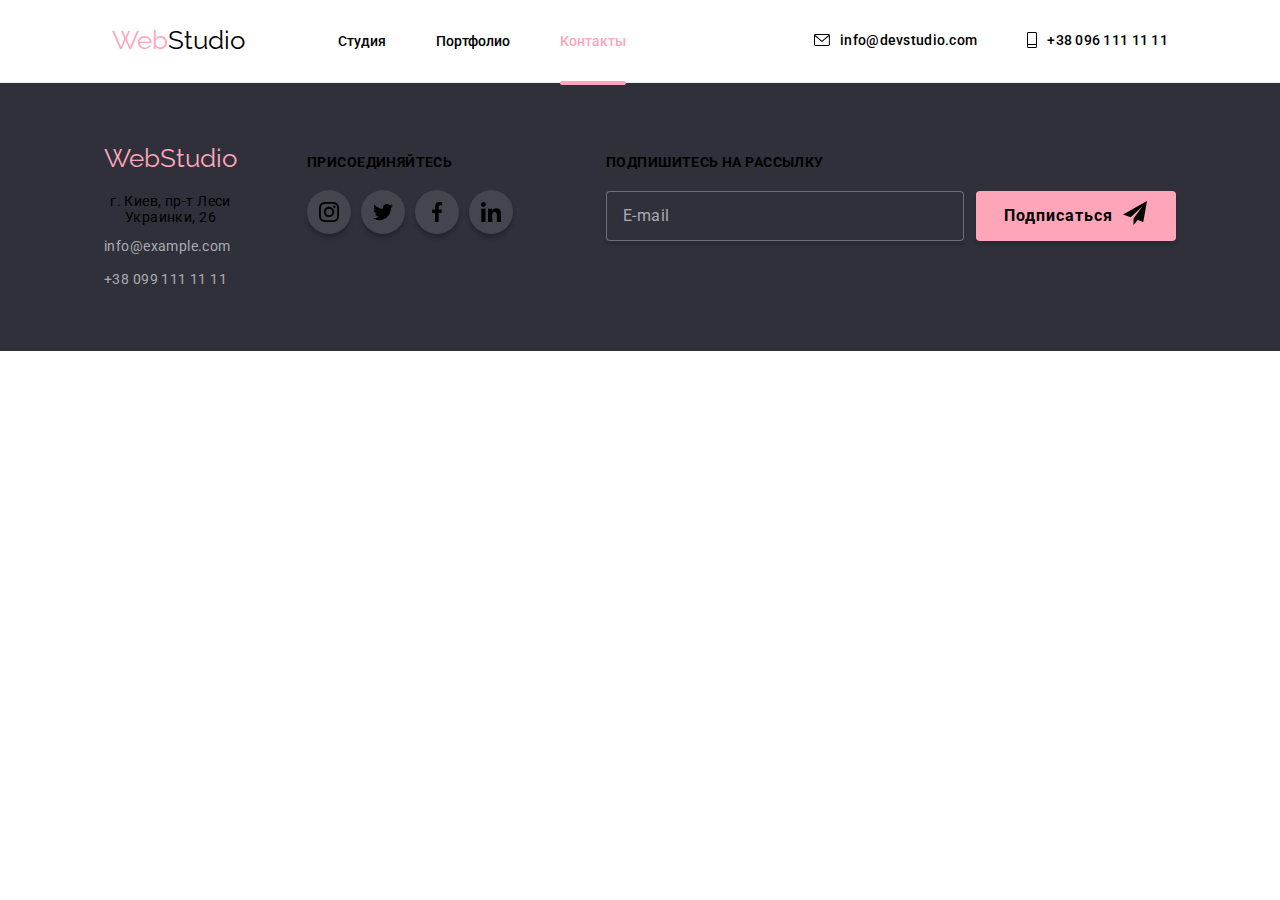
<file: contacts.html>
<!DOCTYPE html>
<html lang="ru">

<head>
    <meta charset="UTF-8">
    <meta http-equiv="X-UA-Compatible" content="IE=edge">
    <meta name="viewport" content="width=device-width, initial-scale=1.0">
    <title>Document</title>
    <style>
        a {
            text-decoration: none;
        }
    </style>
    <link rel="preconnect" href="https://fonts.googleapis.com">
    <link rel="preconnect" href="https://fonts.gstatic.com" crossorigin>
    <link
        href="https://fonts.googleapis.com/css2?family=Raleway:wght@700&family=Roboto:wght@400;500;700;900&display=swap"
        rel="stylesheet">
    <link rel="stylesheet"
        href="https://cdnjs.cloudflare.com/ajax/libs/modern-normalize/1.1.0/modern-normalize.min.css" />
    <link rel="stylesheet" href="./css/main.css">
</head>
<body class="page">
    <!--хедер-->
<header class="header">
    <div class="container header__header-nav">
        <a href="./index.html" class="header__logo header__text">Web<span
                class="header__logo-two header__text">Studio</span></a>
        <button type="button" class="header__menu-btn" aria-label="Переключатель мобильного меню" aria-expanded="false"
            data-menu-button>
            <svg class="header__icon" width="40" height="40">
                <use class="header__icon-close" href="./images/symbol-defs.svg#icon-close-menu"></use>
                <use class="header__icon-menu" href="./images/symbol-defs.svg#icon-menu"></use>
            </svg>
        </button>

        <div class="header__mobile-menu" data-menu>
            <nav class="header__main-nav">
                <ul class="header__site-nav list">
                    <li class="header__site-nav-item">
                        <a href="./index.html" class="header__item-link">Студия</a>
                    </li>
                    <li class="header__site-nav-item">
                        <a href="./portfolio.html" class="header__item-link">Портфолио</a>
                    </li>
                    <li class="header__site-nav-item">
                        <a href="./contacts.html" class="header__item-link current">Контакты</a>
                    </li>
                </ul>
            </nav>

            <ul class="header__header-contact-list list">
                <li class="header__item">
                    <a href="mailto:info@devstudio.com" class="header__contact-link"><svg class="header__icon-mail"
                            width="16" height="12">
                            <use href="./images/symbol-defs.svg#icon-envelope-hover"></use>
                        </svg>
                        info@devstudio.com</a>
                </li>
                <li class="header__item">
                    <a href="tel:+380961111111" class="header__contact-link header__contact-link--font"><svg
                            class="header__icon-phone" width="10" height="16">
                            <use href="./images/symbol-defs.svg#icon-Vector"></use>
                        </svg>
                        +38 096 111 11 11</a>
                </li>
            </ul>
            <ul class="header__links-set list">
                <li class="links-set__item">
                    <a href="https://www.instagram.com/" target="_blank" rel="noopener noreferrer"
                        class="links-set__link" aria-label="Instagram link">Instagram
                    </a>
                </li>
                <li class="links-set__item">
                    <a href="https://twitter.com/" target="_blank" rel="noopener noreferrer" class="links-set__link"
                        aria-label="Twitter link">Twitter
                    </a>
                </li>
                <li class="links-set__item">
                    <a href="https://www.facebook.com/" target="_blank" rel="noopener noreferrer"
                        class="links-set__link" aria-label="Meta link">Facebook
                    </a>
                </li>
                <li class="links-set__item">
                    <a href="https://www.linkedin.com/" target="_blank" rel="noopener noreferrer"
                        class="links-set__link" aria-label="Linkedin link">LinkedIn
                    </a>
                </li>
            </ul>
        </div>
    </div>
</header>
    <!--футер-->
<footer class="footer">
    <div class="container footer__container">
        <div class="footer__content">
            <div class="footer__logo-position">
                <a href="./index.html" class="footer__logo footer__text">Web<span
                        class="footer__logo-three footer__text">Studio</span></a>

                <address>
                    <ul class="footer__contact-list list">
                        <li class="footer__adress">
                            <a href="https://goo.gl/maps/QL9woeG6s1fVLZXF6" target="blank">г. Киев, пр-т Леси Украинки,
                                26</a>
                        </li>
                        <li class="footer__contact footer__mail">
                            <a href="mailto:info@devstudio.com">info@example.com</a>
                        </li>
                        <li class="footer__contact footer__tel">
                            <a href="tel:+380961111111">+38 099 111 11 11</a>
                        </li>
                    </ul>
                </address>
            </div>

            <div class="footer__join">
                <h3 class="footer__join-title">присоединяйтесь</h3>
                <ul class="footer__links-set list">
                    <li class="footer__link">
                        <a href="" class="footer__bg-link">
                            <svg class="footer__social-link">
                                <use href="./images/symbol-defs.svg#icon-instagram"></use>
                            </svg>
                        </a>
                    </li>
                    <li class="footer__link">
                        <a href="" class="footer__bg-link">
                            <svg class="footer__social-link">
                                <use href="./images/symbol-defs.svg#icon-twitter"></use>
                            </svg>
                        </a>
                    </li>
                    <li class="footer__link">
                        <a href="" class="footer__bg-link">
                            <svg class="footer__social-link">
                                <use href="./images/symbol-defs.svg#icon-facebook"></use>
                            </svg>
                        </a>
                    </li>
                    <li class="footer__link">
                        <a href="" class="footer__bg-link">
                            <svg class="footer__social-link">
                                <use href="./images/symbol-defs.svg#icon-linkedin"></use>
                            </svg>
                        </a>
                    </li>
                </ul>
            </div>
        </div>
        <div class="footer__subscribe">
            <p class="footer__subs-title">Подпишитесь на рассылку</p>
            <form class="footer__subs-form">
                <input type="email" name="email" id="email" placeholder="E-mail" class="footer__subs-mail" />
                <button type="submit" class="footer__btn-send">
                    Подписаться<svg class="footer__icon-send">
                        <use href="./images/symbol-defs.svg#icon-send"></use>
                    </svg>
                </button>
            </form>
        </div>
    </div>
</footer>
    <script src="./js/mobile-menu.js"></script>
    </body>
    
    </html>
</file>
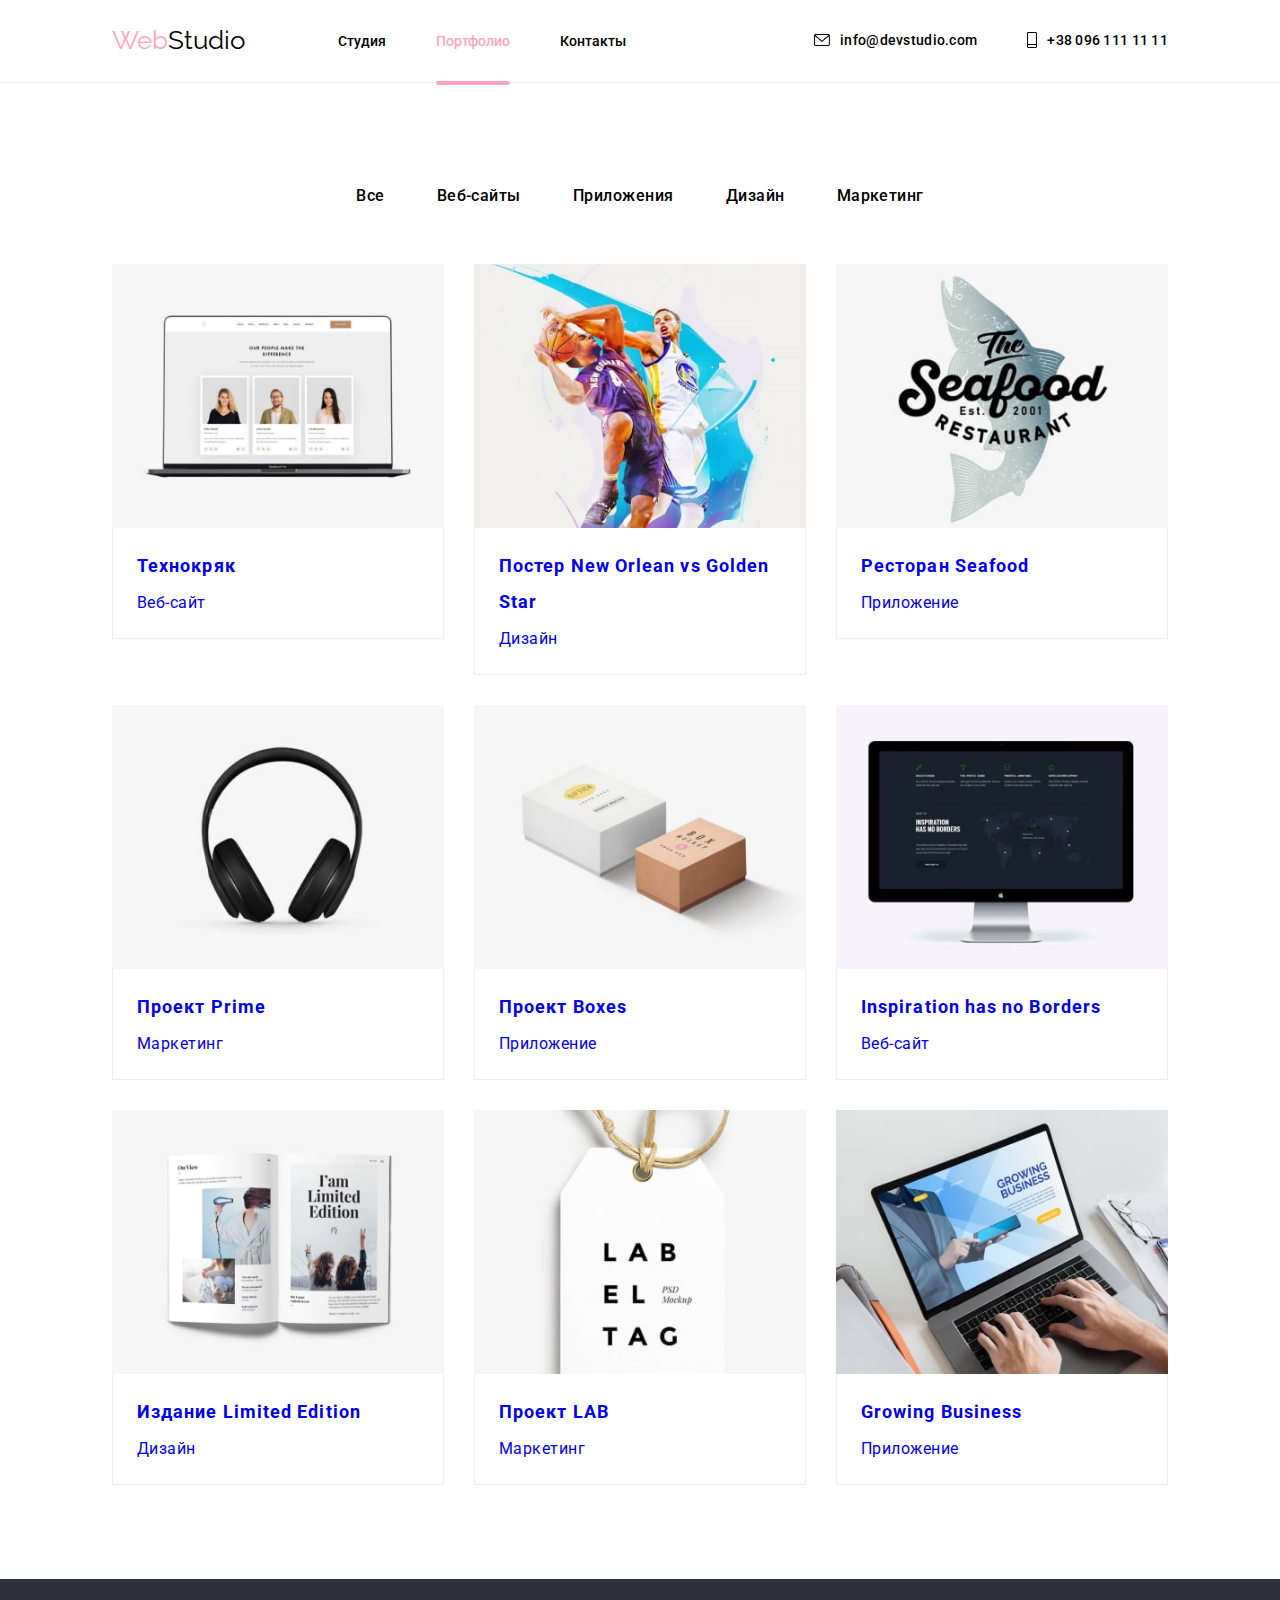
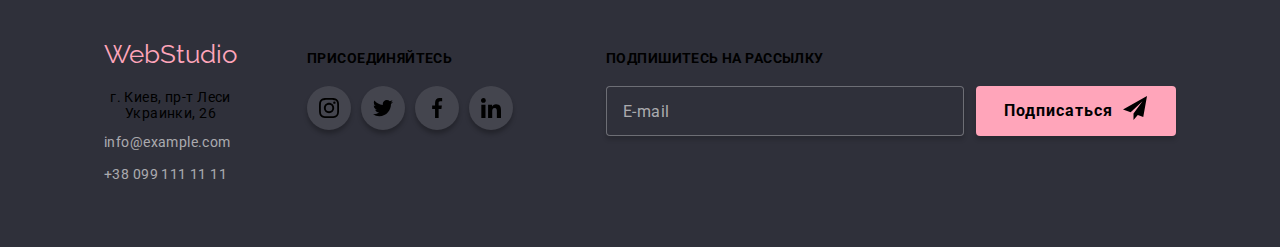
<file: portfolio.html>
<!DOCTYPE html>
<html lang="ru">
<head>
    <meta charset="UTF-8">
    <meta http-equiv="X-UA-Compatible" content="IE=edge">
    <meta name="viewport" content="width=device-width, initial-scale=1.0">
    <title>portfolio</title>
    <style>
         a {
            text-decoration: none;
        }
    </style>
    <link rel="preconnect" href="https://fonts.googleapis.com">
    <link rel="preconnect" href="https://fonts.gstatic.com" crossorigin>
    <link href="https://fonts.googleapis.com/css2?family=Raleway:wght@700&family=Roboto:wght@400;500;700;900&display=swap"
       rel="stylesheet">
    <link rel="stylesheet" href="https://cdnjs.cloudflare.com/ajax/libs/modern-normalize/1.1.0/modern-normalize.min.css" />
    <link rel="stylesheet" href="./css/main.css">
</head>
<body class="page">
<!--хедер-->
<header class="header">
  <div class="container header__header-nav">
    <a href="./index.html" class="header__logo header__text">Web<span
        class="header__logo-two header__text">Studio</span></a>
    <button type="button" class="header__menu-btn" aria-label="Переключатель мобильного меню" aria-expanded="false"
      data-menu-button>
      <svg class="header__icon" width="40" height="40">
        <use class="header__icon-close" href="./images/symbol-defs.svg#icon-close-menu"></use>
        <use class="header__icon-menu" href="./images/symbol-defs.svg#icon-menu"></use>
      </svg>
    </button>

    <div class="header__mobile-menu" data-menu>
      <nav class="header__main-nav">
        <ul class="header__site-nav list">
          <li class="header__site-nav-item">
            <a href="./index.html" class="header__item-link">Студия</a>
          </li>
          <li class="header__site-nav-item">
            <a href="./portfolio.html" class="header__item-link current">Портфолио</a>
          </li>
          <li class="header__site-nav-item">
            <a href="./contacts.html" class="header__item-link">Контакты</a>
          </li>
        </ul>
      </nav>

      <ul class="header__header-contact-list list">
        <li class="header__item">
          <a href="mailto:info@devstudio.com" class="header__contact-link"><svg class="header__icon-mail" width="16"
              height="12">
              <use href="./images/symbol-defs.svg#icon-envelope-hover"></use>
            </svg>
            info@devstudio.com</a>
        </li>
        <li class="header__item">
          <a href="tel:+380961111111" class="header__contact-link header__contact-link--font"><svg
              class="header__icon-phone" width="10" height="16">
              <use href="./images/symbol-defs.svg#icon-Vector"></use>
            </svg>
            +38 096 111 11 11</a>
        </li>
      </ul>
      <ul class="header__links-set list">
        <li class="links-set__item">
          <a href="https://www.instagram.com/" target="_blank" rel="noopener noreferrer" class="links-set__link"
            aria-label="Instagram link">Instagram
          </a>
        </li>
        <li class="links-set__item">
          <a href="https://twitter.com/" target="_blank" rel="noopener noreferrer" class="links-set__link"
            aria-label="Twitter link">Twitter
          </a>
        </li>
        <li class="links-set__item">
          <a href="https://www.facebook.com/" target="_blank" rel="noopener noreferrer" class="links-set__link"
            aria-label="Meta link">Facebook
          </a>
        </li>
        <li class="links-set__item">
          <a href="https://www.linkedin.com/" target="_blank" rel="noopener noreferrer" class="links-set__link"
            aria-label="Linkedin link">LinkedIn
          </a>
        </li>
      </ul>
    </div>
  </div>
</header>
<!--головний контент сторінки-->
    <main>
      <section class="works section">
       <div class="container">
        <h1 class="visually-hidden buttons-title">сховати заголовок</h1>
            <ul class="works__button-items list">
                <li class="works__button-item">
                    <button type="button" class="works__button-primery">Все</button>
                </li>
                <li class="works__button-item">
                    <button type="button" class="works__button-primery">Веб-сайты</button>
                </li>
                <li class="works__button-item">
                    <button type="button" class="works__button-primery">Приложения</button>
                </li>
                <li class="works__button-item">
                    <button type="button" class="works__button-primery">Дизайн</button>
                </li>
                <li class="works__button-item">
                    <button type="button" class="works__button-primery">Маркетинг</button>
                </li>
            </ul>
        
            <!--Наши проекты-->
            <ul class="portfolio  list">
                <li class="portfolio__project-item">
                  <a class="portfolio__project-hover" href="">
                     <div class="portfolio__overlay">

                    <picture class="portfolio__img">
                      <source media="(max-width: 767px)"
                        srcset="./images/portfolio1-mob-1x-min.jpg 1x, ./images/portfolio1-mob-2x-min.jpg 2x, ./images/portfolio1-mob-3x-min.jpg 3x"
                        type="image/jpeg" />
                      <source media="(max-width: 1199px)"
                        srcset="./images/portfolio1-tab-1x-min.jpg 1x, ./images/portfolio1-tab-2x-min.jpg 2x, ./images/portfolio1-tab-3x-min.jpg 3x"
                        type="image/jpeg" />
                      <source media="(min-width: 1200px)"
                        srcset="./images/portfolio1-pc-1x-min.jpg 1x, ./images/portfolio1-pc-2x-min.jpg 2x, ./images/portfolio1-pc-3x-min.jpg 3x"
                        type="image/jpeg" />
                      <img src="./images/portfolio1-pc-1x-min.jpg" alt="photo-portfolio1">
                    </picture>

                        <p class="portfolio__overlay-text">Ресурс предлагает комплексные предложения с разным уровнем функционала и сервисов. Все это
                        позволит посетителю получить исчерпывающие сведения о компании или частном лице.</p>
                     </div>
                    <div class="portfolio__projects-description portfolio__projects-description-another">
                      <h2 class="portfolio__headline">Технокряк</h2>
                      <p class="portfolio__tagline">Веб-сайт</p>
                    </div>
                  </a>
                </li>
                <li class="portfolio__project-item">
                  <a class="portfolio__project-hover" href="">
                    <div class="portfolio__overlay">

                    <picture class="portfolio__img">
                      <source media="(max-width: 767px)"
                        srcset="./images/portfolio2-mob-1x-min.jpg 1x, ./images/portfolio2-mob-2x-min.jpg 2x, ./images/portfolio2-mob-3x-min.jpg 3x"
                        type="image/jpeg" />
                      <source media="(max-width: 1199px)"
                        srcset="./images/portfolio2-tab-1x-min.jpg 1x, ./images/portfolio2-tab-2x-min.jpg 2x, ./images/portfolio2-tab-3x-min.jpg 3x"
                        type="image/jpeg" />
                      <source media="(min-width: 1200px)"
                        srcset="./images/portfolio2-pc-1x-min.jpg 1x, ./images/portfolio2-pc-2x-min.jpg 2x, ./images/portfolio2-pc-3x-min.jpg 3x"
                        type="image/jpeg" />
                      <img src="./images/portfolio2-pc-1x-min.jpg" alt="photo-portfolio2">
                    </picture>

                       <p class="portfolio__overlay-text">Ресурс предлагает комплексные предложения с разным уровнем функционала и сервисов. Все это
                       позволит посетителю получить исчерпывающие сведения о компании или частном лице.</p>
                     </div>
                  <div class="portfolio__projects-description">
                    <h2 class="portfolio__headline portfolio__headline-another">Постер New Orlean vs Golden Star</h2>
                    <p class="portfolio__tagline">Дизайн</p>
                  </div>
                  </a>
                </li>
                <li class="portfolio__project-item">
                  <a class="portfolio__project-hover" href="">
                     <div class="portfolio__overlay">

                    <picture class="portfolio__img">
                      <source media="(max-width: 767px)"
                        srcset="./images/portfolio3-mob-1x-min.jpg 1x, ./images/portfolio3-mob-2x-min.jpg 2x, ./images/portfolio3-mob-3x-min.jpg 3x"
                        type="image/jpeg" />
                      <source media="(max-width: 1199px)"
                        srcset="./images/portfolio3-tab-1x-min.jpg 1x, ./images/portfolio3-tab-2x-min.jpg 2x, ./images/portfolio3-tab-3x-min.jpg 3x"
                        type="image/jpeg" />
                      <source media="(min-width: 1200px)"
                        srcset="./images/portfolio3-pc-1x-min.jpg 1x, ./images/portfolio3-pc-2x-min.jpg 2x, ./images/portfolio3-pc-3x-min.jpg 3x"
                        type="image/jpeg" />
                      <img src="./images/portfolio3-pc-1x-min.jpg" alt="photo-portfolio3">
                    </picture>

                       <p class="portfolio__overlay-text">Ресурс предлагает комплексные предложения с разным уровнем функционала и сервисов. Все это
                       позволит посетителю получить исчерпывающие сведения о компании или частном лице.</p>
                     </div>
                  <div class="portfolio__projects-description">
                    <h2 class="portfolio__headline">Ресторан Seafood</h2>
                    <p class="portfolio__tagline">Приложение</p>
                  </div>
                  </a>
                </li>
                <li class="portfolio__project-item">
                  <a class="portfolio__project-hover" href="">
                    <div class="portfolio__overlay">

                    <picture class="portfolio__img">
                      <source media="(max-width: 767px)"
                        srcset="./images/portfolio4-mob-1x-min.jpg 1x, ./images/portfolio4-mob-2x-min.jpg 2x, ./images/portfolio4-mob-3x-min.jpg 3x"
                        type="image/jpeg" />
                      <source media="(max-width: 1199px)"
                        srcset="./images/portfolio4-tab-1x-min.jpg 1x, ./images/portfolio4-tab-2x-min.jpg 2x, ./images/portfolio4-tab-3x-min.jpg 3x"
                        type="image/jpeg" />
                      <source media="(min-width: 1200px)"
                        srcset="./images/portfolio4-pc-1x-min.jpg 1x, ./images/portfolio4-pc-2x-min.jpg 2x, ./images/portfolio4-pc-3x-min.jpg 3x"
                        type="image/jpeg" />
                      <img src="./images/portfolio4-pc-1x-min.jpg" alt="photo-portfolio4">
                    </picture>

                     <p class="portfolio__overlay-text">Ресурс предлагает комплексные предложения с разным уровнем функционала и сервисов. Все это
                      позволит посетителю получить исчерпывающие сведения о компании или частном лице.</p>
                    </div> 
                  <div class="portfolio__projects-description">
                    <h2 class="portfolio__headline">Проект Prime</h2>
                    <p class="portfolio__tagline">Маркетинг</p>
                  </div>
                  </a>
                </li>
                <li class="portfolio__project-item">
                  <a class="portfolio__project-hover" href="">
                    <div class="portfolio__overlay">

                    <picture class="portfolio__img">
                      <source media="(max-width: 767px)"
                        srcset="./images/portfolio5-mob-1x-min.jpg 1x, ./images/portfolio5-mob-2x-min.jpg 2x, ./images/portfolio5-mob-3x-min.jpg 3x"
                        type="image/jpeg" />
                      <source media="(max-width: 1199px)"
                        srcset="./images/portfolio5-tab-1x-min.jpg 1x, ./images/portfolio5-tab-2x-min.jpg 2x, ./images/portfolio5-tab-3x-min.jpg 3x"
                        type="image/jpeg" />
                      <source media="(min-width: 1200px)"
                        srcset="./images/portfolio5-pc-1x-min.jpg 1x, ./images/portfolio5-pc-2x-min.jpg 2x, ./images/portfolio5-pc-3x-min.jpg 3x"
                        type="image/jpeg" />
                      <img src="./images/portfolio5-pc-1x-min.jpg" alt="photo-portfolio5">
                    </picture>

                     <p class="portfolio__overlay-text">Ресурс предлагает комплексные предложения с разным уровнем функционала и сервисов. Все это
                     позволит посетителю получить исчерпывающие сведения о компании или частном лице.</p>
                   </div>
                  <div class="portfolio__projects-description">
                    <h2 class="portfolio__headline">Проект Boxes</h2>
                    <p class="portfolio__tagline">Приложение</p>
                  </div>
                  </a>
                </li>
                <li class="portfolio__project-item">
                  <a class="portfolio__project-hover" href="">
                    <div class="portfolio__overlay">

                    <picture class="portfolio__img">
                      <source media="(max-width: 767px)"
                        srcset="./images/portfolio6-mob-1x-min.jpg 1x, ./images/portfolio6-mob-2x-min.jpg 2x, ./images/portfolio6-mob-3x-min.jpg 3x"
                        type="image/jpeg" />
                      <source media="(max-width: 1199px)"
                        srcset="./images/portfolio6-tab-1x-min.jpg 1x, ./images/portfolio6-tab-2x-min.jpg 2x, ./images/portfolio6-tab-3x-min.jpg 3x"
                        type="image/jpeg" />
                      <source media="(min-width: 1200px)"
                        srcset="./images/portfolio6-pc-1x-min.jpg 1x, ./images/portfolio6-pc-2x-min.jpg 2x, ./images/portfolio6-pc-3x-min.jpg 3x"
                        type="image/jpeg" />
                      <img src="./images/portfolio6-pc-1x-min.jpg" alt="photo-portfolio6">
                    </picture>

                      <p class="portfolio__overlay-text">Ресурс предлагает комплексные предложения с разным уровнем функционала и сервисов. Все это
                      позволит посетителю получить исчерпывающие сведения о компании или частном лице.</p>
                   </div>
                  <div class="portfolio__projects-description">
                    <h2 class="portfolio__headline">Inspiration has no Borders</h2>
                    <p class="portfolio__tagline">Веб-сайт</p>
                  </div>
                  </a>
                </li>
                <li class="portfolio__project-item">
                  <a class="portfolio__project-hover" href="">
                    <div class="portfolio__overlay">

                    <picture class="portfolio__img">
                      <source media="(max-width: 767px)"
                        srcset="./images/portfolio7-mob-1x-min.jpg 1x, ./images/portfolio7-mob-2x-min.jpg 2x, ./images/portfolio7-mob-3x-min.jpg 3x"
                        type="image/jpeg" />
                      <source media="(max-width: 1199px)"
                        srcset="./images/portfolio7-tab-1x-min.jpg 1x, ./images/portfolio7-tab-2x-min.jpg 2x, ./images/portfolio7-tab-3x-min.jpg 3x"
                        type="image/jpeg" />
                      <source media="(min-width: 1200px)"
                        srcset="./images/portfolio7-pc-1x-min.jpg 1x, ./images/portfolio7-pc-2x-min.jpg 2x, ./images/portfolio7-pc-3x-min.jpg 3x"
                        type="image/jpeg" />
                      <img src="./images/portfolio7-pc-1x-min.jpg" alt="photo-portfolio7">
                    </picture>

                      <p class="portfolio__overlay-text">Ресурс предлагает комплексные предложения с разным уровнем функционала и сервисов. Все это
                      позволит посетителю получить исчерпывающие сведения о компании или частном лице.</p>
                    </div>
                  <div class="portfolio__projects-description">
                    <h2 class="portfolio__headline">Издание Limited Edition</h2>
                    <p class="portfolio__tagline">Дизайн</p>
                  </div>
                  </a>
                </li>
                <li class="portfolio__project-item">
                  <a class="portfolio__project-hover" href="">
                    <div class="portfolio__overlay">

                    <picture class="portfolio__img">
                      <source media="(max-width: 767px)"
                        srcset="./images/portfolio8-mob-1x-min.jpg 1x, ./images/portfolio8-mob-2x-min.jpg 2x, ./images/portfolio8-mob-3x-min.jpg 3x"
                        type="image/jpeg" />
                      <source media="(max-width: 1199px)"
                        srcset="./images/portfolio8-tab-1x-min.jpg 1x, ./images/portfolio8-tab-2x-min.jpg 2x, ./images/portfolio8-tab-3x-min.jpg 3x"
                        type="image/jpeg" />
                      <source media="(min-width: 1200px)"
                        srcset="./images/portfolio8-pc-1x-min.jpg 1x, ./images/portfolio8-pc-2x-min.jpg 2x, ./images/portfolio8-pc-3x-min.jpg 3x"
                        type="image/jpeg" />
                      <img src="./images/portfolio8-pc-1x-min.jpg" alt="photo-portfolio8">
                    </picture>
                     
                     <p class="portfolio__overlay-text">Ресурс предлагает комплексные предложения с разным уровнем функционала и сервисов. Все это
                     позволит посетителю получить исчерпывающие сведения о компании или частном лице.</p>
                   </div>
                  <div class="portfolio__projects-description">
                    <h2 class="portfolio__headline">Проект LAB</h2>
                    <p class="portfolio__tagline">Маркетинг</p>
                  </div>
                  </a>
                </li>
                <li class="portfolio__project-item">
                  <a class="portfolio__project-hover" href="">
                    <div class="portfolio__overlay">

                    <picture class="portfolio__img">
                      <source media="(max-width: 767px)"
                        srcset="./images/portfolio9-mob-1x-min.jpg 1x, ./images/portfolio9-mob-2x-min.jpg 2x, ./images/portfolio9-mob-3x-min.jpg 3x"
                        type="image/jpeg" />
                      <source media="(max-width: 1199px)"
                        srcset="./images/portfolio9-tab-1x-min.jpg 1x, ./images/portfolio9-tab-2x-min.jpg 2x, ./images/portfolio9-tab-3x-min.jpg 3x"
                        type="image/jpeg" />
                      <source media="(min-width: 1200px)"
                        srcset="./images/portfolio9-pc-1x-min.jpg 1x, ./images/portfolio9-pc-2x-min.jpg 2x, ./images/portfolio9-pc-3x-min.jpg 3x"
                        type="image/jpeg" />
                      <img src="./images/portfolio9-pc-1x-min.jpg" alt="photo-portfolio9">
                    </picture>

                     <p class="portfolio__overlay-text">Ресурс предлагает комплексные предложения с разным уровнем функционала и сервисов. Все это
                      позволит посетителю получить исчерпывающие сведения о компании или частном лице.</p>
                   </div>
                  <div class="portfolio__projects-description">
                    <h2 class="portfolio__headline">Growing Business</h2>
                    <p class="portfolio__tagline">Приложение</p>
                  </div>
                  </a>
                </li>
            </ul>
        </div>
          </section>
    </main>
<!--футер-->
<footer class="footer">
  <div class="container footer__container">
    <div class="footer__content">
      <div class="footer__logo-position">
        <a href="./index.html" class="footer__logo footer__text">Web<span
            class="footer__logo-three footer__text">Studio</span></a>

        <address>
          <ul class="footer__contact-list list">
            <li class="footer__adress">
              <a href="https://goo.gl/maps/QL9woeG6s1fVLZXF6" target="blank">г. Киев, пр-т Леси Украинки, 26</a>
            </li>
            <li class="footer__contact footer__mail">
              <a href="mailto:info@devstudio.com">info@example.com</a>
            </li>
            <li class="footer__contact footer__tel">
              <a href="tel:+380961111111">+38 099 111 11 11</a>
            </li>
          </ul>
        </address>
      </div>

      <div class="footer__join">
        <h3 class="footer__join-title">присоединяйтесь</h3>
        <ul class="footer__links-set list">
          <li class="footer__link">
            <a href="" class="footer__bg-link">
              <svg class="footer__social-link">
                <use href="./images/symbol-defs.svg#icon-instagram"></use>
              </svg>
            </a>
          </li>
          <li class="footer__link">
            <a href="" class="footer__bg-link">
              <svg class="footer__social-link">
                <use href="./images/symbol-defs.svg#icon-twitter"></use>
              </svg>
            </a>
          </li>
          <li class="footer__link">
            <a href="" class="footer__bg-link">
              <svg class="footer__social-link">
                <use href="./images/symbol-defs.svg#icon-facebook"></use>
              </svg>
            </a>
          </li>
          <li class="footer__link">
            <a href="" class="footer__bg-link">
              <svg class="footer__social-link">
                <use href="./images/symbol-defs.svg#icon-linkedin"></use>
              </svg>
            </a>
          </li>
        </ul>
      </div>
    </div>
    <div class="footer__subscribe">
      <p class="footer__subs-title">Подпишитесь на рассылку</p>
      <form class="footer__subs-form">
        <input type="email" name="email" id="email" placeholder="E-mail" class="footer__subs-mail" />
        <button type="submit" class="footer__btn-send">
          Подписаться<svg class="footer__icon-send">
            <use href="./images/symbol-defs.svg#icon-send"></use>
          </svg>
        </button>
      </form>
    </div>
  </div>
</footer>
    <script src="./js/mobile-menu.js"></script>
    </body>
    </html>
</file>
<file: css/main.css>
:root {
  --main-text: #000000;
  --second-text: #907e82;
  --white-text: #ffffff;
  --title-text: #d41443;
  --accent-color: #ffa5ba;
  --main-bg: #fff5f6;
  --second-bg: #ffb8ca;
}

img {
  max-width: 100%;
  height: auto;
  display: block;
}

h1,
h2,
h3,
h4,
h5,
h6,
p,
ul {
  margin-top: 0;
  margin-bottom: 0;
}

.page {
  font-family: Roboto, sans-serif;
  color: var(--primary-text-color);
  margin: 0;
}

.list {
  list-style: none;
  padding: 0;
  margin: 0;
}

ul,
ol {
  margin: 0;
  padding-left: 0;
}

.container {
  padding: 0 20px;
  margin: 0 auto;
  max-width: 480px;
}
.container--hero {
  padding: 0;
}
@media screen and (min-width: 768px) {
  .container {
    max-width: 768px;
    padding: 0 36px;
  }
  .container--header {
    padding: 0;
  }
  .container--hero {
    padding: 0;
  }
}
@media screen and (min-width: 1280px) {
  .container {
    max-width: 1280px;
    padding: 0 112px;
  }
  .container--header {
    padding-right: 46px;
    padding-left: 46px;
  }
  .container--hero {
    padding-left: 77px;
    padding-right: 97px;
  }
}

.visually-hidden {
  position: absolute;
  white-space: nowrap;
  width: 1px;
  height: 1px;
  overflow: hidden;
  border: 0;
  padding: 0;
  clip: rect(0 0 0 0);
  clip-path: inset(50%);
  margin: -1px;
}

.header {
  border-bottom: 1px solid #ececec;
}
.header a:hover, .header a:focus {
  color: var(--accent-color);
}

.header__header-nav {
  display: flex;
  align-items: center;
}
@media screen and (min-width: 768px) {
  .header__header-nav {
    text-align: center;
  }
}

.header__logo {
  color: var(--accent-color);
  font-family: "Raleway", sans-serif;
  font-size: 26px;
  margin-right: 93px;
  padding-top: 24px;
  padding-bottom: 24px;
}
@media screen and (max-width: 767px) {
  .header__logo {
    font-size: 24px;
    line-height: 1.17;
    margin-right: auto;
    padding-top: 16px;
    padding-bottom: 16px;
  }
}

.header__logo-two {
  color: #000000;
  font-family: "Raleway", sans-serif;
  font-size: 26px;
}
@media screen and (max-width: 767px) {
  .header__logo-two {
    font-size: 24px;
    line-height: 1.17;
  }
}

.header__main-nav .header__text {
  line-height: 1.38;
}

.header__mobile-menu {
  background-color: var(--primary-bg-color);
}
@media screen and (max-width: 767.98px) {
  .header__mobile-menu {
    display: none;
    position: fixed;
    top: 0;
    left: 0;
    overflow: auto;
    width: 100vw;
    height: 100vh;
    padding: 48px 40px;
    z-index: 1;
  }
  .header__mobile-menu.is-open {
    display: flex;
    flex-direction: column;
  }
}
@media screen and (min-width: 768px) {
  .header__mobile-menu {
    display: flex;
    flex-basis: 100%;
    text-align: center;
  }
}
@media screen and (min-width: 1200px) {
  .header__mobile-menu {
    align-items: baseline;
  }
}

.header__main-nav {
  display: flex;
  align-items: center;
  padding: 0;
  margin-right: auto;
}
@media screen and (max-width: 767.98px) {
  .header__main-nav {
    margin: 0;
    margin-bottom: auto;
  }
}

.header__site-nav {
  display: flex;
}
@media screen and (max-width: 767.98px) {
  .header__site-nav {
    flex-direction: column;
    font-size: 40px;
    font-weight: 500;
    line-height: 1.175;
    letter-spacing: 0.02em;
  }
}
@media screen and (min-width: 768px) {
  .header__site-nav {
    font-weight: 500;
    font-size: 14px;
    line-height: 1.17;
  }
}

.header__site-nav .current {
  color: var(--accent-color);
  position: relative;
}

@media screen and (min-width: 768px) {
  .current::after {
    content: "";
    position: absolute;
    bottom: -3px;
    display: block;
    width: 100%;
    height: 4px;
    background-color: var(--accent-color);
    border-radius: 2px;
  }
}

.header__site-nav-item:not(:last-child) {
  margin-right: 50px;
}
@media screen and (max-width: 767.98px) {
  .header__site-nav-item:not(:last-child) {
    margin-right: 0;
    padding-bottom: 32px;
  }
}

.header__item-link {
  display: inline-block;
  color: var(--primary-text-color);
}
@media screen and (min-width: 768px) {
  .header__item-link {
    padding-top: 32px;
    padding-bottom: 32px;
  }
}

.header__header-contact-list {
  display: flex;
  line-height: 1.17;
  font-size: 14px;
  font-weight: 500;
  letter-spacing: 0.02em;
}
@media screen and (max-width: 767.88px) {
  .header__header-contact-list {
    flex-direction: column-reverse;
  }
}
@media screen and (min-width: 768px) and (max-width: 1199px) {
  .header__header-contact-list {
    display: flex;
    flex-direction: column;
    justify-content: center;
  }
}

@media screen and (min-width: 768px) and (max-width: 1199.97px) {
  .header__item {
    margin-bottom: 10px;
  }
  .header__item:last-child {
    margin-bottom: 0px;
  }
}

.header__item + .header__item {
  margin-left: 50px;
}
@media screen and (max-width: 1199px) {
  .header__item + .header__item {
    margin-left: 0;
  }
}

.header__item-link {
  transition: color 250ms cubic-bezier(0.4, 0, 0.2, 1);
}

.header__contact-link {
  display: flex;
  align-items: center;
  font-size: 24px;
  margin-bottom: 0;
  color: var(--secondory-text-color);
  transition: color 250ms cubic-bezier(0.4, 0, 0.2, 1);
}
@media screen and (min-width: 768px) {
  .header__contact-link {
    font-size: 12px;
  }
}
@media screen and (min-width: 1200px) {
  .header__contact-link {
    font-size: 14px;
    padding-top: 32px;
    padding-bottom: 32px;
  }
}

@media screen and (max-width: 767.98px) {
  .header__contact-link--font {
    font-size: 34px;
    color: var(--accent-color);
    margin-bottom: 32px;
  }
}
@media screen and (max-width: 767.98px) and (max-width: 380px) {
  .header__contact-link--font {
    font-size: 24px;
  }
}

.header__icon-mail,
.header__icon-phone {
  margin-right: 10px;
  fill: currentColor;
}
@media screen and (max-width: 767.98px) {
  .header__icon-mail,
.header__icon-phone {
    display: none;
  }
}

.header__links-set {
  display: flex;
  flex-wrap: wrap;
  margin-top: 64px;
  gap: 10px;
}
@media screen and (min-width: 768px) {
  .header__links-set {
    display: none;
  }
}

.links-set__item:not(:last-child) {
  padding-right: 10px;
  border-right: 1px solid rgba(33, 33, 33, 0.2);
}

.links-set__link {
  font-weight: 500;
  font-size: 18px;
  line-height: 1.2;
  letter-spacing: 0.02em;
  color: var(--accent-color);
}

.header__menu-btn {
  display: inline-flex;
  margin: 0;
  padding: 0;
  border: none;
  background-color: transparent;
  cursor: pointer;
  z-index: 4;
}
.header__menu-btn .header__icon-close {
  display: none;
}
.header__menu-btn.is-open .header__icon-close {
  display: block;
}
.header__menu-btn.is-open .header__icon-menu {
  display: none;
}
@media screen and (min-width: 768px) {
  .header__menu-btn {
    display: none;
    position: fixed;
  }
}

.header__icon:hover .header__icon-menu,
.header__icon:hover .header__icon-close {
  fill: var(--accent-color);
  transition: fill 250ms cubic-bezier(0.4, 0, 0.2, 1);
}

.hero {
  background-color: var(--footer-bg-color);
  text-align: center;
  padding-top: 118px;
  padding-bottom: 118px;
  margin-left: auto;
  margin-right: auto;
  background-image: linear-gradient(rgba(47, 48, 58, 0.4), rgba(47, 48, 58, 0.4)), url(../images/bg-hero_480-min.jpg);
  background-position: center;
  background-repeat: no-repeat;
  background-size: cover;
}
@media (min-device-pixel-ratio: 2), (min-resolution: 192dpi), (min-resolution: 2dppx) {
  .hero {
    background-image: linear-gradient(rgba(47, 48, 58, 0.4), rgba(47, 48, 58, 0.4)), url(../images/bg-hero_480_2x-min.jpg);
  }
}
@media (min-width: 768px) {
  .hero {
    background-image: linear-gradient(rgba(47, 48, 58, 0.4), rgba(47, 48, 58, 0.4)), url(../images/bg-hero_768-min.jpg);
  }
}
@media (min-width: 768px) and (min-device-pixel-ratio: 2), (min-width: 768px) and (min-resolution: 192dpi), (min-width: 768px) and (min-resolution: 2dppx) {
  .hero {
    background-image: linear-gradient(rgba(47, 48, 58, 0.4), rgba(47, 48, 58, 0.4)), url(../images/bg-hero_768_2x-min.jpg);
  }
}
@media (min-width: 1200px) {
  .hero {
    max-width: 1600px;
    max-height: 600px;
    padding-top: 200px;
    padding-bottom: 200px;
    background-image: linear-gradient(rgba(47, 48, 58, 0.4), rgba(47, 48, 58, 0.4)), url(../images/bg-hero_1200.jpg);
  }
}
@media (min-width: 1200px) and (min-device-pixel-ratio: 2), (min-width: 1200px) and (min-resolution: 192dpi), (min-width: 1200px) and (min-resolution: 2dppx) {
  .hero {
    background-image: linear-gradient(rgba(47, 48, 58, 0.4), rgba(47, 48, 58, 0.4)), url(../images/bg-hero_1200_x2.jpg);
  }
}

.hero__title {
  color: var(--text-title-color);
  max-width: 696px;
  font-family: Roboto;
  font-size: 44px;
  font-weight: 900;
  letter-spacing: 0.06em;
  line-height: 1.36;
  text-transform: uppercase;
  display: inline-block;
  text-align: center;
  margin: 0 0 30px 0;
}
@media screen and (max-width: 1199.89px) {
  .hero__title {
    font-size: 26px;
    line-height: 1.62;
    max-width: 360px;
  }
}

.button {
  color: var(--text-title-color);
  background-color: var(--accent-color);
  text-align: center;
  cursor: pointer;
  border: none;
  font-size: 16px;
  font-weight: 700;
  border-radius: 4px;
  letter-spacing: 0.06em;
  line-height: 1.8;
  padding: 10px 32px;
  display: block;
  margin: auto;
  transition: background-color 250ms cubic-bezier(0.4, 0, 0.2, 1);
}
.button:hover, .button:focus {
  background-color: #178ae7;
}

.section--hero {
  background-color: var(--second-bg);
}

.section__pre-title {
  font-family: "Titan One", cursive;
  font-weight: 400;
  font-size: 18px;
  line-height: 1.15;
  text-transform: uppercase;
  color: var(--accent-color);
}
@media screen and (min-width: 768px) {
  .section__pre-title {
    font-size: 26px;
  }
}
@media screen and (min-width: 1280px) {
  .section__pre-title {
    font-size: 30px;
    letter-spacing: 0.04em;
  }
}

.section__title {
  font-family: "Titan One", cursive;
  font-weight: 400;
  font-size: 34px;
  line-height: 1.15;
  letter-spacing: 0.04em;
  text-transform: uppercase;
  color: var(--title-text);
}
@media screen and (min-width: 768px) {
  .section__title {
    font-size: 48px;
  }
}
@media screen and (min-width: 1280px) {
  .section__title {
    font-size: 58px;
    letter-spacing: 0.06em;
  }
}

.section-products {
  background-color: #ffffff;
  padding-top: 120px;
  padding-bottom: 100px;
}
@media screen and (min-width: 768px) {
  .section-products {
    padding-bottom: 110px;
  }
}
@media screen and (min-width: 1280px) {
  .section-products {
    padding-bottom: 120px;
  }
}

.section-products__text {
  margin-bottom: 15px;
  text-align: center;
}

.section-product__title {
  text-align: center;
  margin-bottom: 145px;
}
@media screen and (min-width: 768px) {
  .section-product__title {
    margin-bottom: 155px;
  }
}
@media screen and (min-width: 1280px) {
  .section-product__title {
    margin-bottom: 270px;
  }
}

@media screen and (min-width: 768px) {
  .products {
    display: flex;
    align-items: baseline;
    margin: -10px;
  }
}

.products__item {
  position: relative;
  padding: 165px 40px 40px 40px;
  text-align: center;
  border-radius: 24px;
}
@media screen and (max-width: 767px) {
  .products__item {
    max-width: 280px;
    margin-left: auto;
    margin-right: auto;
  }
}
@media screen and (max-width: 767px) {
  .products__item:not(:last-child) {
    margin-bottom: 130px;
  }
}
@media screen and (min-width: 768px) {
  .products__item {
    width: calc((100% - 60px) / 3);
    margin: 10px;
    padding: 155px 15px 40px 15px;
  }
}
@media screen and (min-width: 1280px) {
  .products__item {
    padding: 170px 44px 50px 44px;
  }
}

.product__item--pink {
  background-color: #ffb8ca;
}

.product__item--yellow {
  background-color: #f0d1a5;
}

.product__item--green {
  background-color: #c2e297;
}

.products__title {
  margin-bottom: 30px;
  font-family: "Titan One";
  font-weight: 400;
  font-size: 20px;
  line-height: 1.15;
  text-align: center;
  letter-spacing: 0.04em;
  text-transform: uppercase;
  color: var(--white-text);
}
@media screen and (min-width: 1280px) {
  .products__title {
    font-size: 30px;
    line-height: 1.13;
  }
}

.products__title::before {
  position: absolute;
  top: -110px;
  left: 50%;
  transform: translateX(-50%);
  display: block;
  content: "";
  width: 249px;
  height: 252px;
  background-size: contain;
  background-repeat: no-repeat;
}
@media screen and (min-width: 768px) {
  .products__title::before {
    top: -105px;
    width: 220px;
    height: 226px;
  }
}
@media screen and (min-width: 1280px) {
  .products__title::before {
    top: -200px;
    width: 335px;
    height: 335px;
  }
}

.products__title--first::before {
  background-image: url(/images/Igor-mob-1x-min.jpg);
}
@media (min-device-pixel-ratio: 2), (min-resolution: 192dpi), (min-resolution: 2dppx) {
  .products__title--first::before {
    background-image: url(/images/Igor-mob-2x-min.jpg);
  }
}
@media screen and (min-width: 768px) {
  .products__title--first::before {
    background-image: url(/images/Igor-tab-1x-min.jpg);
  }
}
@media screen and (min-width: 768px) and (min-device-pixel-ratio: 2), screen and (min-width: 768px) and (min-resolution: 192dpi), screen and (min-width: 768px) and (min-resolution: 2dppx) {
  .products__title--first::before {
    background-image: url(/images/Igor-tab-2x-min.jpg);
  }
}
@media screen and (min-width: 1280px) {
  .products__title--first::before {
    background-image: url(/images/Igor-pc-1x-min.jpg);
  }
}
@media screen and (min-width: 1280px) and (min-device-pixel-ratio: 2), screen and (min-width: 1280px) and (min-resolution: 192dpi), screen and (min-width: 1280px) and (min-resolution: 2dppx) {
  .products__title--first::before {
    background-image: url(/images/Igor-pc-2x-min.jpg);
  }
}

.products__title--second::before {
  background-image: url(/images/Kolya-mob-1x-min.jpg);
}
@media (min-device-pixel-ratio: 2), (min-resolution: 192dpi), (min-resolution: 2dppx) {
  .products__title--second::before {
    background-image: url(/images/Kolya-mob-2x-min.jpg);
  }
}
@media screen and (min-width: 768px) {
  .products__title--second::before {
    background-image: url(/images/Kolya-tab-1x-min.jpg);
  }
}
@media screen and (min-width: 768px) and (min-device-pixel-ratio: 2), screen and (min-width: 768px) and (min-resolution: 192dpi), screen and (min-width: 768px) and (min-resolution: 2dppx) {
  .products__title--second::before {
    background-image: url(/images/Kolya-tab-2x-min.jpg);
  }
}
@media screen and (min-width: 1280px) {
  .products__title--second::before {
    background-image: url(/images/Kolya-pc-1x-min.jpg);
  }
}
@media screen and (min-width: 1280px) and (min-device-pixel-ratio: 2), screen and (min-width: 1280px) and (min-resolution: 192dpi), screen and (min-width: 1280px) and (min-resolution: 2dppx) {
  .products__title--second::before {
    background-image: url(/images/Kolya-pc-2x-min.jpg);
  }
}

.products__title--third::before {
  background-image: url(/images/Olga-mob-1x-min.jpg);
}
@media (min-device-pixel-ratio: 2), (min-resolution: 192dpi), (min-resolution: 2dppx) {
  .products__title--third::before {
    background-image: url(/images/Olga-mob-2x-min.jpg);
  }
}
@media screen and (min-width: 768px) {
  .products__title--third::before {
    background-image: url(/images/Olga-tab-1x-min.jpg);
  }
}
@media screen and (min-width: 768px) and (min-device-pixel-ratio: 2), screen and (min-width: 768px) and (min-resolution: 192dpi), screen and (min-width: 768px) and (min-resolution: 2dppx) {
  .products__title--third::before {
    background-image: url(/images/Olga-tab-2x-min.jpg);
  }
}
@media screen and (min-width: 1280px) {
  .products__title--third::before {
    background-image: url(/images/Olga-pc-1x-min.jpg);
  }
}
@media screen and (min-width: 1280px) and (min-device-pixel-ratio: 2), screen and (min-width: 1280px) and (min-resolution: 192dpi), screen and (min-width: 1280px) and (min-resolution: 2dppx) {
  .products__title--third::before {
    background-image: url(/images/Olga-pc-2x-min.jpg);
  }
}

.products__title::after {
  display: block;
  content: "";
  width: 26px;
  height: 6px;
  margin-top: 30px;
  margin-left: auto;
  margin-right: auto;
  background-image: url(/images/dots.svg);
  background-size: contain;
  background-repeat: no-repeat;
}

.products__text {
  margin-bottom: 30px;
  font-family: "DM Sans";
  font-style: normal;
  font-weight: 700;
  font-size: 14px;
  line-height: 1.5;
  text-align: center;
  letter-spacing: 0.04em;
  color: var(--white-text);
}
@media screen and (min-width: 768px) {
  .products__text {
    margin-bottom: 40px;
    line-height: 1.76;
  }
}
@media screen and (min-width: 1280px) {
  .products__text {
    margin-bottom: 60px;
    font-size: 16px;
  }
}

.products__button {
  width: 40px;
  height: 40px;
  border-radius: 50%;
  border: none;
  background-color: #ffffff;
  background-image: url(../images/btn-arrow/arrow-right.png);
  background-repeat: no-repeat;
  background-size: contain;
  cursor: pointer;
}
@media (min-device-pixel-ratio: 2), (-webkit-min-device-pixel-ratio: 2), (min-resolution: 192dpi), (min-resolution: 2dppx) {
  .products__button {
    background-image: url(../images/btn-arrow/arrow-right@2x.png);
  }
}

.top {
  background-image: url(../images/btn-arrow/arrow-top.png);
}
@media (min-device-pixel-ratio: 2), (-webkit-min-device-pixel-ratio: 2), (min-resolution: 192dpi), (min-resolution: 2dppx) {
  .top {
    background-image: url(../images/btn-arrow/arrow-top@2x.png);
  }
}

.section {
  padding-top: 94px;
  padding-bottom: 94px;
}
@media screen and (max-width: 1199px) {
  .section {
    padding-top: 60px;
    padding-bottom: 60px;
  }
}

@media screen and (min-width: 768px) {
  .features {
    display: flex;
    flex-wrap: wrap;
    gap: 30px;
  }
}

@media screen and (max-width: 767px) {
  .features__item {
    margin-bottom: 30px;
  }
  .features__item:last-child {
    margin-bottom: 0px;
  }
}
@media screen and (min-width: 768px) {
  .features__item {
    flex-basis: calc((100% - 30px) / 2);
  }
}
@media screen and (min-width: 1200px) {
  .features__item {
    flex-basis: calc((100% - 90px) / 4);
  }
}

.features__icons-set {
  background-color: var(--secondary-bg-color);
  display: flex;
  justify-content: center;
  align-items: center;
  height: 120px;
  margin-bottom: 30px;
}

.features__icons {
  width: 70px;
  height: 70px;
}

.features__title {
  color: var(--primary-text-color);
  font-weight: 700;
  font-size: 14px;
  line-height: 1.14;
  letter-spacing: 0.03em;
  text-transform: uppercase;
  margin-bottom: 10px;
}
@media screen and (max-width: 767px) {
  .features__title {
    text-align: center;
  }
}

.features__text {
  color: var(--secondory-text-color);
  line-height: 1.7;
  font-weight: 400;
  font-size: 14px;
  letter-spacing: 0.03em;
  text-align: left;
}

.section--no-padding-top {
  display: none;
  padding-top: 0;
}
@media screen and (min-width: 1200px) {
  .section--no-padding-top {
    display: block;
  }
}

.work {
  display: flex;
}

.work__item {
  position: relative;
  margin-right: 30px;
}
.work__item:nth-child(3n) {
  margin-right: 0;
}

.section__tittle {
  font-weight: 700;
  font-size: 36px;
  line-height: 1.16;
  text-align: center;
  letter-spacing: 0.03em;
  color: var(--primary-text-color);
}

.work__description {
  font-family: "Roboto";
  font-style: normal;
  font-weight: 700;
  font-size: 14px;
  line-height: 1.14;
  letter-spacing: 0.03em;
  text-transform: uppercase;
  color: #ffffff;
  position: absolute;
  display: flex;
  width: 100%;
  height: 70px;
  justify-content: center;
  align-items: center;
  background: rgba(47, 48, 58, 0.8);
  left: 0;
  bottom: 0;
}

.section--background-color {
  background-color: var(--secondary-bg-color);
  padding-top: 60px;
  padding-bottom: 60px;
  margin-left: auto;
  margin-right: auto;
}
@media screen and (min-width: 1200px) {
  .section--background-color {
    padding-top: 94px;
    padding-bottom: 94px;
    margin-left: auto;
    margin-right: auto;
  }
}

.section__tittle {
  font-weight: 700;
  color: var(--primary-text-color);
  line-height: 1.17;
  text-align: center;
  font-size: 28px;
  margin-bottom: 30px;
}
@media screen and (min-width: 1200px) {
  .section__tittle {
    margin-bottom: 50px;
    font-size: 36px;
  }
}

@media screen and (min-width: 768px) {
  .user {
    display: flex;
    flex-wrap: wrap;
    gap: 30px;
  }
}
@media screen and (min-width: 1200px) {
  .user {
    display: flex;
  }
}

.user__item {
  background-color: var(--primary-bg-color);
  border-radius: 0px 0px 4px 4px;
  box-shadow: 0px 4px 4px 0px rgba(0, 0, 0, 0.2509803922);
}
@media screen and (max-width: 767.98px) {
  .user__item:not(:last-child) {
    margin-bottom: 30px;
  }
}
@media screen and (min-width: 768px) {
  .user__item {
    flex-basis: calc((100% - 30px) / 2);
  }
}
@media screen and (min-width: 1200px) {
  .user__item {
    flex-basis: calc((100% - 90px) / 4);
  }
}

.user__person-description {
  padding: 30px 32px;
}

.user__tittle {
  font-weight: 500;
  font-size: 16px;
  line-height: 1.19;
  text-align: center;
  letter-spacing: 0.03em;
  color: var(--primary-text-color);
}

.user__text {
  font-size: 16px;
  line-height: 1.19;
  text-align: center;
  letter-spacing: 0.03em;
  color: var(--secondory-text-color);
  margin-top: 10px;
}

.social__item {
  cursor: pointer;
}
.social__item + .social__item {
  margin-left: 10px;
}
.social__item:last-child {
  margin-right: 0px;
}

.social {
  display: flex;
  justify-content: center;
  margin-top: 16px;
}

.social__link {
  display: flex;
  align-items: center;
  justify-content: center;
  width: 44px;
  height: 44px;
  border-radius: 50%;
  padding: 0;
  transition: background-color 250ms cubic-bezier(0.4, 0, 0.2, 1);
}
.social__link:hover, .social__link:focus {
  background-color: var(--accent-color);
}

.social__icon {
  fill: #AFB1B8;
  transition: fill 250ms cubic-bezier(0.4, 0, 0.2, 1);
}
.social__link:hover .social__icon {
  fill: var(--primary-bg-color);
}
.social__link:focus .social__icon {
  fill: var(--primary-bg-color);
}

.section_adaptive {
  background-color: var(--primary-bg-color);
  margin-right: auto;
  margin-left: auto;
  padding-top: 60px;
  padding-bottom: 60px;
}
@media screen and (min-width: 1200px) {
  .section_adaptive {
    padding-top: 94px;
    padding-bottom: 94px;
  }
}

.section__tittle {
  font-weight: 700;
  line-height: 1.17;
  letter-spacing: 0.03em;
  text-align: center;
  font-size: 28px;
  margin-bottom: 30px;
}
@media screen and (min-width: 1200px) {
  .section__tittle {
    font-size: 36px;
    margin-bottom: 50px;
  }
}

.clients {
  display: flex;
  flex-wrap: wrap;
  gap: 30px;
  justify-content: center;
}
@media screen and (min-width: 1200px) {
  .clients {
    margin-top: 0;
  }
}

.clients__item {
  border: 1px solid #afb1b8;
  width: 210px;
  height: 92px;
  border-radius: 4px;
  display: flex;
  flex-wrap: wrap;
  align-items: center;
  justify-content: center;
  cursor: pointer;
  transition: border 250ms cubic-bezier(0.4, 0, 0.2, 1);
  flex-basis: calc((100% - 30px) / 2);
  height: 92px;
}
.clients__item:hover, .clients__item:focus {
  border: 1px solid var(--accent-color);
}
@media screen and (min-width: 768px) {
  .clients__item {
    flex-basis: calc((100% - 60px) / 3);
    width: 226px;
  }
}
@media screen and (min-width: 1200px) {
  .clients__item {
    flex-basis: calc((100% - 150px) / 6);
    width: 170px;
  }
}

.clients__icon {
  width: 106px;
  height: 60px;
  fill: #afb1b8;
  transition: fill 250ms cubic-bezier(0.4, 0, 0.2, 1);
}
.clients__item:hover .clients__icon, .clients__item:focus .clients__icon {
  fill: var(--accent-color);
}

.footer {
  background-color: #2f303a;
  padding-top: 60px;
  padding-bottom: 60px;
}
.footer a:hover, .footer a:focus {
  color: var(--accent-color);
}

@media screen and (min-width: 1200px) {
  .footer__container {
    display: flex;
    align-items: baseline;
    justify-content: center;
  }
}

.footer__content {
  margin-bottom: 60px;
}
@media screen and (min-width: 768px) {
  .footer__content {
    display: flex;
    flex-direction: row;
    align-items: baseline;
    justify-content: space-around;
  }
}
@media screen and (min-width: 1200px) {
  .footer__content {
    align-items: baseline;
    flex-direction: row;
    margin-bottom: 0;
    margin-right: 93px;
  }
}

.footer__logo {
  color: var(--accent-color);
  font-family: "Raleway", sans-serif;
  font-size: 26px;
}

.footer__text {
  line-height: 1.17;
}

.footer__logo-three {
  color: var(--primary-bg-color);
}

.footer__logo-position {
  display: flex;
  flex-direction: column;
  align-items: center;
}
@media screen and (max-width: 767px) {
  .footer__logo-position {
    margin-bottom: 60px;
  }
}
@media screen and (min-width: 1200px) {
  .footer__logo-position {
    display: block;
    margin-right: 0;
  }
}

.footer__adress a {
  font-family: "Roboto";
  font-style: normal;
  color: var(--primary-bg-color);
  line-height: 1.17;
  font-weight: 400;
  font-size: 14px;
  text-align: center;
  letter-spacing: 0.03em;
  transition: color 250ms cubic-bezier(0.4, 0, 0.2, 1);
}

.footer__contact a {
  font-family: "Roboto";
  font-style: normal;
  font-weight: 400;
  font-size: 14px;
  text-align: center;
  letter-spacing: 0.03em;
  color: rgba(255, 255, 255, 0.6);
  line-height: 1.7;
  transition: color 250ms cubic-bezier(0.4, 0, 0.2, 1);
}

.footer__contact-list {
  line-height: 1.17;
  font-size: 14px;
  display: flex;
  flex-direction: column;
  align-items: center;
}
@media screen and (min-width: 768px) {
  .footer__contact-list {
    margin-bottom: 0;
  }
}
@media screen and (min-width: 1200px) {
  .footer__contact-list {
    display: flex;
    flex-direction: column;
    align-items: flex-start;
  }
}

a {
  display: block;
}

.footer__logo {
  margin-bottom: 20px;
}

.footer__adress {
  margin-bottom: 9px;
}

.footer__mail {
  margin-bottom: 9px;
}

.footer__join {
  display: flex;
  flex-direction: column;
  align-items: center;
}
@media screen and (min-width: 768px) {
  .footer__join {
    margin: 0;
  }
}
@media screen and (min-width: 1200px) {
  .footer__join {
    display: block;
    margin-left: 70px;
  }
}

.footer__join-title {
  font-size: 14px;
  font-style: normal;
  font-weight: 700;
  line-height: 1.17;
  letter-spacing: 0.03em;
  text-transform: uppercase;
  color: var(--primary-bg-color);
  margin-bottom: 20px;
}

.footer__links-set {
  display: flex;
}

.footer__bg-link {
  display: flex;
  align-items: center;
  justify-content: center;
  background-color: rgba(255, 255, 255, 0.1019607843);
  width: 44px;
  height: 44px;
  box-shadow: 0px 4px 4px 0px rgba(0, 0, 0, 0.2509803922);
  border-radius: 50%;
  transition: background-color 250ms cubic-bezier(0.4, 0, 0.2, 1);
}
.footer__bg-link:hover, .footer__bg-link:focus {
  background-color: var(--accent-color);
}

.footer__link:not(:last-child) {
  margin-right: 10px;
}

.footer__social-link {
  fill: var(--primary-bg-color);
  width: 20px;
  height: 20px;
}

.footer__subscribe {
  display: block;
}

.footer__subs-title {
  font-size: 14px;
  font-weight: 700;
  line-height: 1.14;
  letter-spacing: 0.03em;
  text-transform: uppercase;
  text-align: center;
  color: var(--primary-bg-color);
  margin-bottom: 20px;
}
@media screen and (min-width: 1200px) {
  .footer__subs-title {
    text-align: start;
  }
}

.footer__subs-form {
  display: flex;
  flex-direction: column;
}
@media screen and (min-width: 1200px) {
  .footer__subs-form {
    flex-direction: row;
  }
}

.footer__subscribe ::placeholder {
  font-family: Roboto;
  font-size: 16px;
  line-height: 1.25;
  letter-spacing: 0.03em;
  text-align: left;
  color: rgba(255, 255, 255, 0.6);
}

.footer__subs-mail {
  height: 50px;
  margin-bottom: 20px;
  padding-left: 16px;
  border: 1px solid rgba(255, 255, 255, 0.3);
  box-shadow: 0px 4px 4px 0px rgba(0, 0, 0, 0.15);
  border-radius: 4px;
  background-color: rgb(47, 48, 58);
  outline: none;
  color: rgba(255, 255, 255, 0.6);
}
@media screen and (min-width: 768px) {
  .footer__subs-mail {
    margin-left: auto;
    margin-right: auto;
    margin-bottom: 20px;
    min-width: 450px;
  }
}
@media screen and (min-width: 1200px) {
  .footer__subs-mail {
    min-width: 358px;
    margin-bottom: 0;
    margin-right: 12px;
  }
}

.footer__icon-send {
  width: 24px;
  height: 24px;
  margin-left: 10px;
  fill: var(--primary-bg-color);
}

.footer__btn-send {
  color: var(--primary-bg-color);
  background-color: var(--accent-color);
  text-align: center;
  cursor: pointer;
  border: none;
  font-size: 16px;
  font-weight: 700;
  border-radius: 4px;
  letter-spacing: 0.06em;
  line-height: 1.87;
  box-shadow: 0px 4px 4px rgba(0, 0, 0, 0.15);
  padding: 10px 28px;
  display: flex;
  margin: auto;
  width: 200px;
  height: 50px;
  transition: background-color 250ms cubic-bezier(0.4, 0, 0.2, 1);
}
@media screen and (min-width: 1200px) {
  .footer__btn-send {
    margin: 0;
  }
}

.works {
  padding-top: 60px;
  padding-bottom: 60px;
}
@media screen and (min-width: 1200px) {
  .works {
    padding-top: 94px;
    padding-bottom: 94px;
  }
}

.works__button-items {
  display: flex;
  flex-wrap: wrap;
  margin-bottom: 40px;
}
@media screen and (min-width: 768px) {
  .works__button-items {
    justify-content: center;
    margin-bottom: 30px;
  }
}
@media screen and (min-width: 1200px) {
  .works__button-items {
    justify-content: center;
    margin-bottom: 50px;
  }
}

.works__button-items .works__button-item:not(:last-child) {
  margin-right: 8px;
}
@media screen and (max-width: 767.99px) {
  .works__button-items .works__button-item:not(:last-child) {
    margin-bottom: 15px;
  }
}

.works__button-primery {
  font-family: "Roboto";
  font-weight: 500;
  font-size: 16px;
  line-height: 1.62;
  text-align: center;
  letter-spacing: 0.03em;
  color: var(--primary-text-color);
  cursor: pointer;
  border-radius: 4px;
  border-width: 0;
  padding: 6px 22px;
  transition: color 250ms cubic-bezier(0.4, 0, 0.2, 1), background-color 250ms cubic-bezier(0.4, 0, 0.2, 1), box-shadow 250ms cubic-bezier(0.4, 0, 0.2, 1);
}

.works__button-primery {
  background-color: var(--secondary-bg-color);
}
.works__button-primery:hover, .works__button-primery:focus {
  color: var(--text-title-color);
  background-color: var(--accent-color);
  box-shadow: 0px 3px 1px rgba(0, 0, 0, 0.1), 0px 1px 2px rgba(0, 0, 0, 0.08), 0px 2px 2px rgba(0, 0, 0, 0.12);
}

@media screen and (min-width: 768px) {
  .portfolio {
    display: flex;
    flex-wrap: wrap;
    gap: 30px;
  }
}

.portfolio__img {
  display: block;
  width: 100%;
  height: 100%;
}

.portfolio__project-item {
  background-color: var(--primary-bg-color);
  cursor: pointer;
}
@media screen and (max-width: 767.98px) {
  .portfolio__project-item:not(:last-child) {
    margin-bottom: 30px;
  }
}
@media screen and (min-width: 768px) {
  .portfolio__project-item {
    flex-basis: calc((100% - 30px) / 2);
  }
}
@media screen and (min-width: 1200px) {
  .portfolio__project-item {
    flex-basis: calc((100% - 60px) / 3);
  }
}

.portfolio__projects-description {
  padding: 20px 24px;
  border: 1px solid #EEEEEE;
  border-top: none;
}

.portfolio__headline {
  font-weight: 700;
  font-size: 18px;
  line-height: 2;
  letter-spacing: 0.06em;
  color: var(--primary-text-color);
}

.portfolio__tagline {
  font-size: 16px;
  line-height: 1.87;
  letter-spacing: 0.03em;
  color: var(--secondory-text-color);
  margin-top: 4px;
}

.portfolio__project-hover {
  display: block;
  transition: box-shadow 250ms cubic-bezier(0.4, 0, 0.2, 1);
}
.portfolio__project-hover:hover, .portfolio__project-hover:focus {
  box-shadow: 0px 1px 1px rgba(0, 0, 0, 0.12), 0px 4px 4px rgba(0, 0, 0, 0.06), 1px 4px 6px rgba(0, 0, 0, 0.16);
}
@media screen and (min-width: 768px) and (max-width: 1199.97px) {
  .portfolio__project-hover {
    display: flex;
    flex-direction: column;
    height: 100%;
  }
}

@media screen and (min-width: 768px) and (max-width: 1199.97px) {
  .portfolio__projects-description-another {
    flex-grow: 1;
  }
}

.portfolio__overlay {
  position: relative;
  overflow: hidden;
}

.portfolio__overlay-text {
  position: absolute;
  height: 100%;
  font-size: 18px;
  line-height: 1.56;
  letter-spacing: 0.03em;
  color: #ffffff;
  font-family: "Roboto";
  font-style: normal;
  font-weight: 400;
  width: 100%;
  left: 0;
  bottom: -101%;
  transition: 250ms linear;
  background: rgba(33, 150, 243, 0.9);
  transition: left 250ms cubic-bezier(0.4, 0, 0.2, 1), bottom 250ms cubic-bezier(0.4, 0, 0.2, 1);
}
.portfolio__project-hover:hover .portfolio__overlay-text, .portfolio__project-hover:focus .portfolio__overlay-text {
  left: 0;
  bottom: 0;
}
@media screen and (max-width: 479.98px) {
  .portfolio__overlay-text {
    display: flex;
    align-items: center;
    padding: 48px 24px;
    font-size: 14px;
  }
}
@media screen and (min-width: 768px) {
  .portfolio__overlay-text {
    padding: 49px 24px 77px 24px;
  }
}
@media screen and (min-width: 1200px) {
  .portfolio__overlay-text {
    padding: 63px 24px;
  }
}

.is-hidden {
  opacity: 0;
  visibility: hidden;
  pointer-events: none;
}

.backdrop {
  position: fixed;
  top: 0;
  left: 0;
  width: 100%;
  height: 100%;
  background-color: rgba(0, 0, 0, 0.2);
  transition: background-color 250ms cubic-bezier(0.4, 0, 0.2, 1), opacity 250ms cubic-bezier(0.4, 0, 0.2, 1), visibility 250ms cubic-bezier(0.4, 0, 0.2, 1);
}

.modal {
  position: absolute;
  top: 50%;
  left: 50%;
  transform: translate(-50%, -50%);
  width: 95vw;
  min-height: 609px;
  transition: transform 250ms cubic-bezier(0.4, 0, 0.2, 1);
  border-radius: 4px;
  box-shadow: 0px 1px 3px rgba(0, 0, 0, 0.12), 0px 1px 1px rgba(0, 0, 0, 0.14), 0px 2px 1px rgba(0, 0, 0, 0.2);
  background-color: #fff;
}
@media screen and (min-width: 450px) {
  .modal {
    width: 450px;
  }
}
@media screen and (min-width: 1200px) {
  .modal {
    width: 528px;
    min-height: 581px;
  }
}

.backdrop.is-hidden > .modal {
  transform: translate(-50%, -50%) rotate(0) scale(0.3);
}

.backdrop > .modal {
  transform: translate(-50%, -50%) rotate(360deg) scale(1);
}

.modal__close-btn {
  position: absolute;
  right: 8px;
  top: 8px;
  width: 30px;
  height: 30px;
  display: flex;
  align-items: center;
  justify-content: center;
  cursor: pointer;
  border: 1px solid rgba(0, 0, 0, 0.1);
  border-radius: 50%;
  background: #FFFFFF;
  transition: fill 250ms cubic-bezier(0.4, 0, 0.2, 1);
}
.modal__close-btn:hover, .modal__close-btn:focus {
  fill: var(--accent-color);
}

.modal__form-field {
  padding: 40px;
}

.form-title {
  display: block;
  text-align: center;
  margin-bottom: 12px;
  font-weight: 700;
  font-size: 20px;
  line-height: 1.15;
  color: var(--primary-text-color);
}

.modal__form-label {
  display: block;
  margin-bottom: 4px;
  font-weight: 400;
  font-size: 12px;
  line-height: 1.17;
  letter-spacing: 0.01em;
  color: var(--secondory-text-color);
}

.modal__input-wrapper {
  position: relative;
  margin-bottom: 10px;
}

.modal__form-input {
  width: 100%;
  height: 40px;
  padding-left: 42px;
  border: 1px solid rgba(33, 33, 33, 0.2);
  border-radius: 4px;
  outline: transparent;
  transition: border-color 250ms cubic-bezier(0.4, 0, 0.2, 1);
}
.modal__form-input:hover, .modal__form-input:focus {
  border-color: var(--accent-color);
}
.modal__form-input:hover + .modal__form-icon, .modal__form-input:focus + .modal__form-icon {
  fill: var(--accent-color);
}

.modal__form-icon {
  position: absolute;
  top: 50%;
  left: 15px;
  fill: var(--primary-text-color);
  transform: translateY(-50%);
  transition: fill 250ms cubic-bezier(0.4, 0, 0.2, 1);
}

.modal__form-textarea {
  width: 100%;
  height: 120px;
  padding: 12px 16px;
  resize: none;
  margin-bottom: 20px;
  border: 1px solid rgba(33, 33, 33, 0.2);
  border-radius: 4px;
  outline: transparent;
  transition: border-color 250ms cubic-bezier(0.4, 0, 0.2, 1);
}
.modal__form-textarea:hover, .modal__form-textarea:focus {
  border-color: var(--accent-color);
}
.modal__form-textarea::placeholder {
  font-weight: 400;
  font-size: 12px;
  line-height: 1.17;
  letter-spacing: 0.01em;
  color: rgba(117, 117, 117, 0.5);
}

.modal__form-check {
  position: relative;
  margin-bottom: 30px;
  display: flex;
  align-items: center;
  justify-content: center;
}

.modal__form-contract {
  display: block;
  text-align: center;
  font-weight: 400;
  font-size: 11px;
  line-height: 1.71;
  color: var(--secondory-text-color);
}
@media screen and (min-width: 450px) {
  .modal__form-contract {
    font-size: 12px;
  }
}
@media screen and (min-width: 1200px) {
  .modal__form-contract {
    font-size: 14px;
  }
}

.modal__form-icon-check {
  display: flex;
  align-items: center;
  width: 16px;
  height: 15px;
  border: 2px solid var(--primary-text-color);
  border-radius: 2px;
  background-size: contain;
  margin-right: 18px;
  transition: background-color 250ms cubic-bezier(0.4, 0, 0.2, 1), border-color 250ms cubic-bezier(0.4, 0, 0.2, 1);
}

.modal__checkbox:checked + .modal__form-icon-check {
  background-color: var(--accent-color);
  border-color: transparent;
}

.modal__icon-check {
  fill: var(--primary-bg-color);
}

.modal__form-link {
  display: inline-block;
  color: var(--accent-color);
}

.modal__button {
  margin-top: 0;
}/*# sourceMappingURL=main.css.map */
</file>
